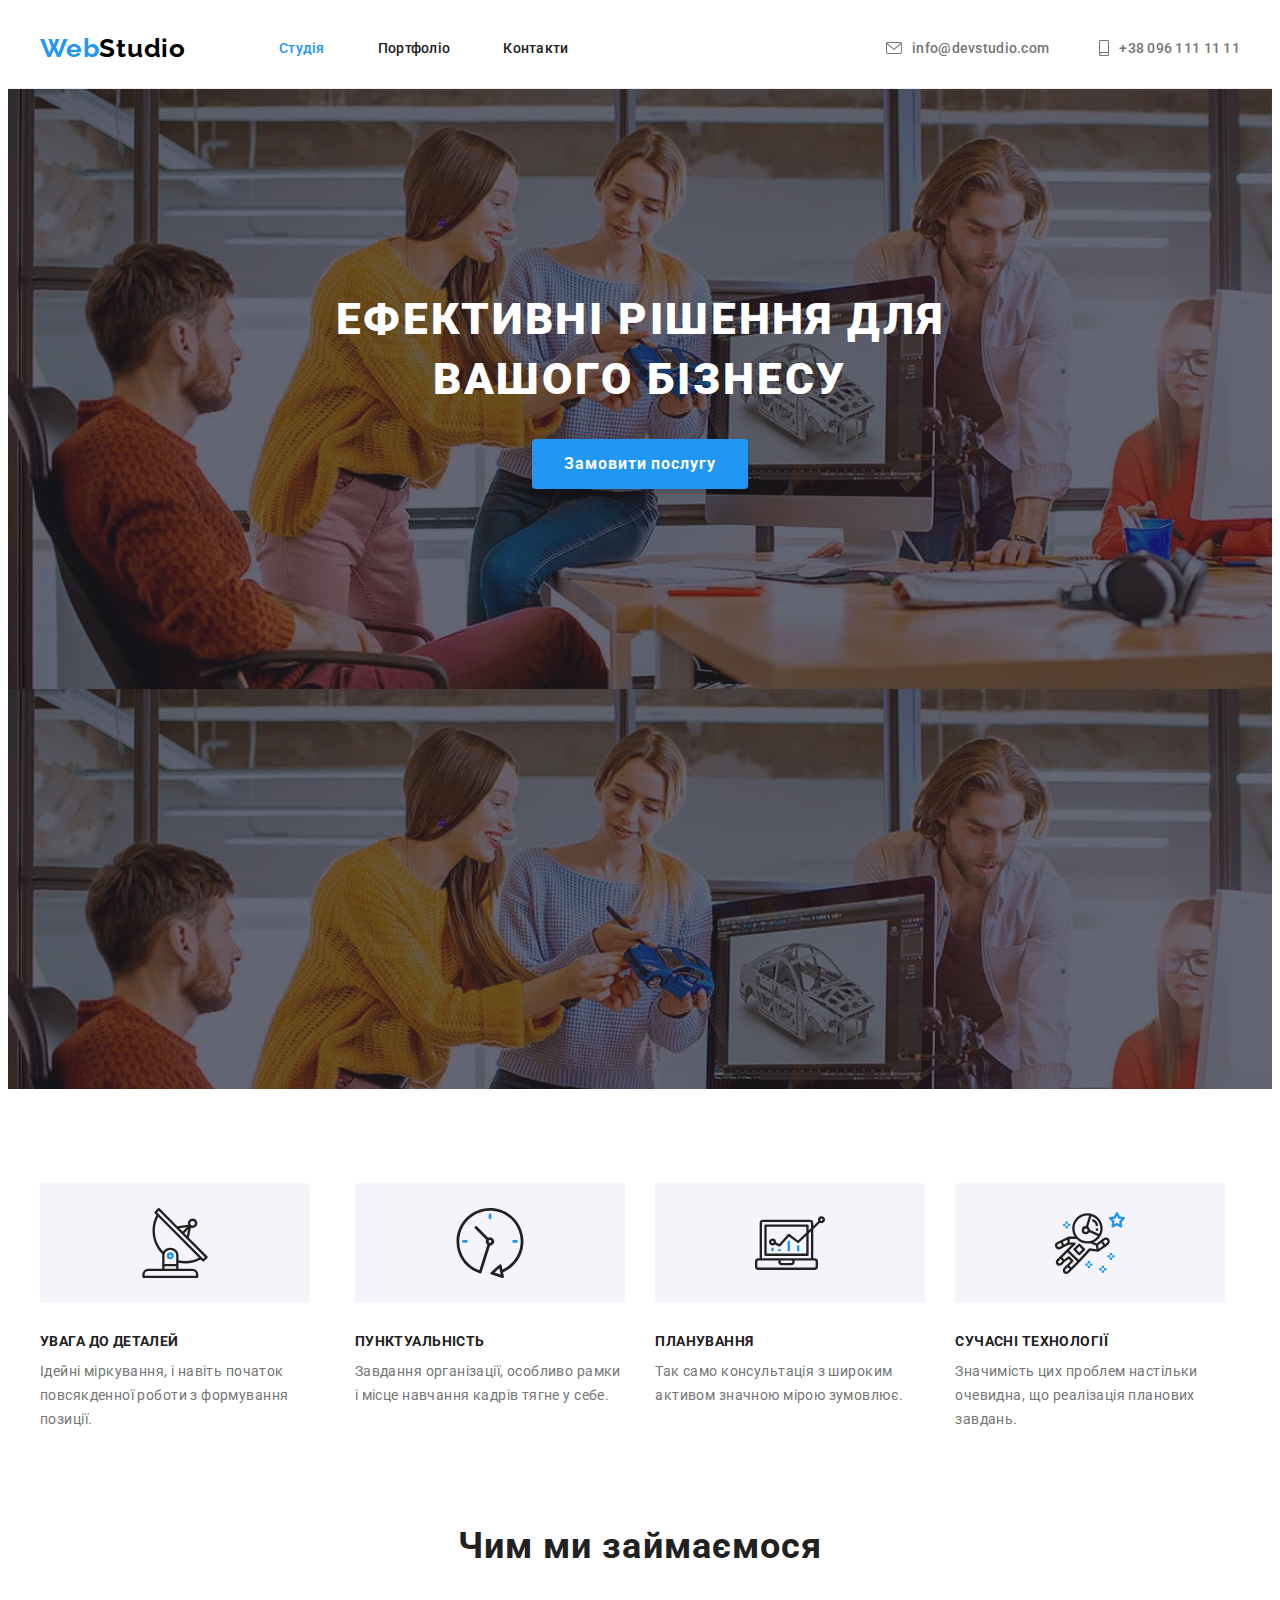
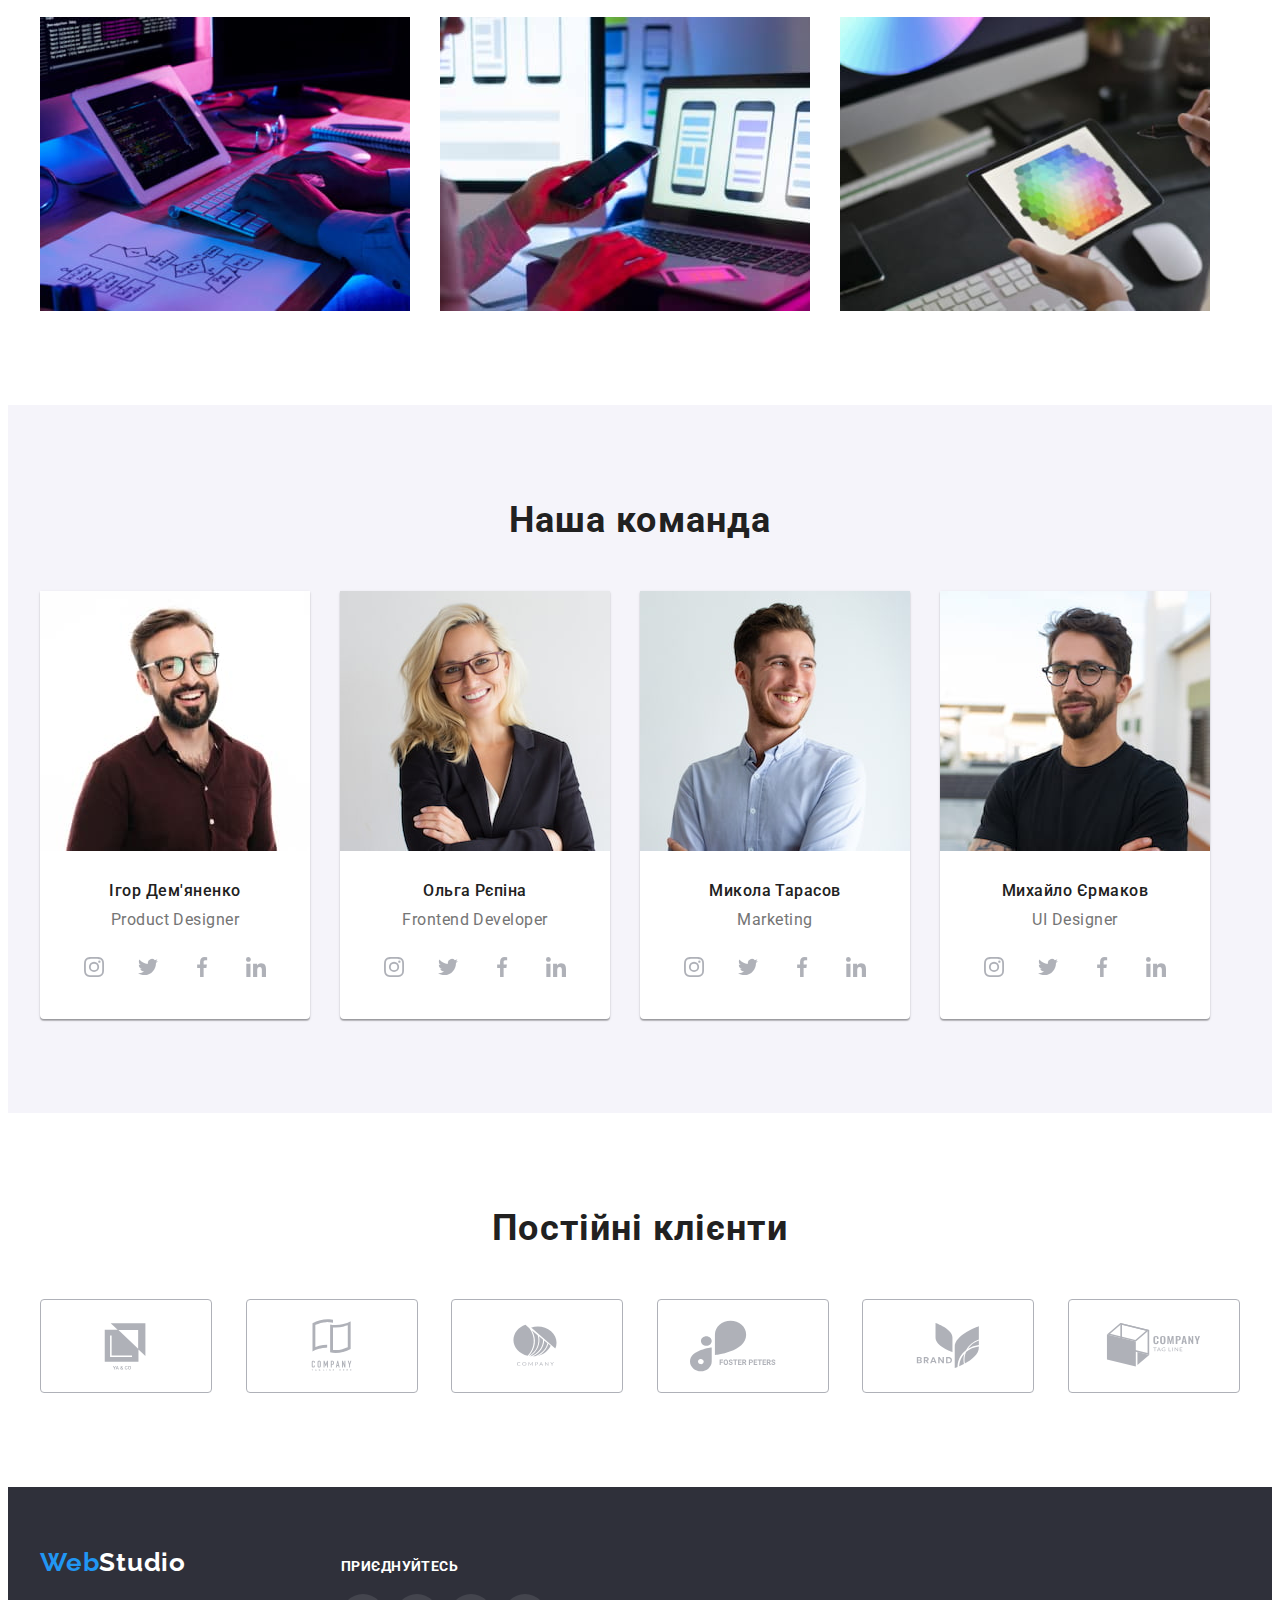
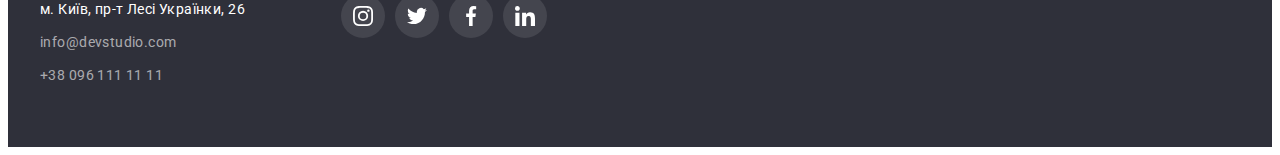
<file: index.html>
<!DOCTYPE html>
<html lang="uk">
<head>
    <meta charset="UTF-8">
    <meta name="viewport" content="width=, initial-scale=1.0">
    <title lang="en">WebStudio</title>
    <link rel="stylesheet" href="https://cdnjs.cloudflare.com/ajax/libs/modern-normalize/2.0.0/modern-normalize.min.css"
    integrity="sha512-4xo8blKMVCiXpTaLzQSLSw3KFOVPWhm/TRtuPVc4WG6kUgjH6J03IBuG7JZPkcWMxJ5huwaBpOpnwYElP/m6wg=="
    crossorigin="anonymous" referrerpolicy="no-referrer" />
    <link rel="stylesheet" href="./css/styles.css">
    <link rel="preconnect" href="https://fonts.googleapis.com">
    <link rel="preconnect" href="https://fonts.gstatic.com" crossorigin>
    <link href="https://fonts.googleapis.com/css2?family=Raleway:wght@700&family=Roboto:wght@400;500;700;900&display=swap" rel="stylesheet">

</head>

<body>
    <header>
        <div class="container">
            <nav class="nav">
                <a class="logo" href="./index.html" lang="en">Web<span>Studio</span></a>
                <ul class="site-nav">
                    <li><a class="current" href="./index.html">Студія</a></li>
                    <li><a href="./portfolio.html">Портфоліо</a></li>
                    <li><a href="">Контакти</a></li>
                </ul>
            </nav>
            <ul class="header-contacts" >
                <li> <a class="header-contacts mail"  href="mailto:info@devstudio.com">
                    <svg class="icon envelope"><use xlink:href="./images/icons.svg#icon-envelope"></use></svg>
                    info@devstudio.com</a>
                </li>
                <li> <a class="header-contacts tel" href="tel:+380961111111">
                    <svg class="icon smartphone"><use xlink:href="./images/icons.svg#icon-smartphone"></use></svg>
                    +38 096 111 11 11</a>
                </li>
            </ul>
        </div>
    </header>

    <main>
        <!--Hero-->
        <section  class="hero">
            <div class="container">
            <!-- фон тимчасово -->
            <!-- <img src="./images/Bg.jpg" alt="" width="1600">     -->
            <h1 class="title-hero">Ефективні рішення для вашого бізнесу   </h1>
            <button type="button" class="btn prm">Замовити послугу</button>
            </div>
        </section>

        <section class="features section">
            <div class="container">  
                          <!-- hidden header --> <h2 class="visually-hidden">Особливості</h2>
                <ul class="w-margin">
                    <li class="antenna">
                        <div class="pad">
                            <svg class="icon"><use xlink:href="./images/icons.svg#icon-antenna"></use></svg>
                        </div>
                        <h3 class="title">УВАГА ДО ДЕТАЛЕЙ</h3>
                        <p>Ідейні міркування, і навіть початок повсякденної роботи з формування позиції.</p>
                    </li>
                    <li class="clock">
                        <div class="pad">
                            <svg class="icon"><use xlink:href="./images/icons.svg#icon-clock"></use></svg>
                        </div>
                        <h3 class="title">ПУНКТУАЛЬНІСТЬ</h3>
                        <p>Завдання організації, особливо рамки і місце навчання кадрів тягне у себе.</p>
                    </li>
                    <li class="diagram">
                        <div class="pad">
                            <svg class="icon"><use xlink:href="./images/icons.svg#icon-diagram"></use></svg>
                        </div>
                        <h3 class="title">ПЛАНУВАННЯ</h3>
                        <p>Так само консультація з широким активом значною мірою зумовлює.</p>
                    </li>            
                    <li class="astronaut">
                        <div class="pad">
                            <svg class="icon"><use xlink:href="./images/icons.svg#icon-astronaut"></use></svg>
                        </div>
                        <h3 class="title">СУЧАСНІ ТЕХНОЛОГІЇ</h3>
                        <p>Значимість цих проблем настільки очевидна, що реалізація планових завдань.</p>
                    </li>
                </ul>
            </div>
        </section>
        <section class="we-do section">
            <div class="container">
                <h2 class="sect-title">Чим ми займаємося</h2>
                <ul class="w-margin">
                    <li>
                            <img src="./images/close-up-image-programer-working-his-desk-office_1098-18707..jpg" 
                            alt="кодер працює на десктопі" width="370"> 
                    </li>
                    <li>
                            <img src="./images/web-ui-designers-are-developing-application-smartphones-team-creators-is-working-interface-mobile-phones_8119-2713.jpg" 
                            alt="дизайнер розробляє інтерфейс до мобільника" width="370"> 
                    </li>
                    <li>
                            <img src="./images/creative-artist-web-design-with-working-colour-selection-graphic-tablet_35674-1119.jpg" 
                            alt="художник на планшеті підбирає кольори" width="370"> 
                    </li>
                </ul>
            </div>
        </section>
        <section class="team section">
            <div class="container">
                <h2 class="sect-title">Наша команда</h2>
                <ul class="team-list w-margin">
                    <li class="ate">
                        <img src="./images/card1img.jpg" alt="Ігор Дем'яненко" width="270">
                        <div>
                            <h3>Ігор Дем'яненко</h3>
                                <p lang="en">Product Designer</p>
                                <ul class="social">
                                    <li>
                                        <a class="social-btn" href="" target="_blank" rel="noopener no-referrer" aria-label="іконка instagram">
                                                <svg class="social-icon">
                                                    <use href="./images/icons.svg#icon-instagram"></use>
                                                </svg> 
                                        </a>
                                    </li>
                                    <li>
                                        <a class="social-btn" href="" target="_blank" rel="noopener no-referrer" aria-label="іконка twitter">
                                            <svg class="social-icon">
                                                <use href="./images/icons.svg#icon-twitter"></use>
                                            </svg>
                                        </a>
                                    </li>
                                    <li>
                                        <a class="social-btn" href="" target="_blank" rel="noopener no-referrer" aria-label="іконка facebook">
                                            <svg class="social-icon">
                                                <use href="./images/icons.svg#icon-facebook"></use>
                                            </svg>
                                        </a>
                                    </li>
                                    <li>
                                        <a class="social-btn" href="" target="_blank" rel="noopener no-referrer" aria-label="іконка linkedin">
                                            <svg class="social-icon">
                                                <use href="./images/icons.svg#icon-linkedin"></use>
                                            </svg>
                                        </a>
                                    </li>
                                </ul>
                        </div>
                    </li>                    
                    <li>
                        <img src="./images/card2img.jpg" alt="Ольга Рєпіна" width="270">
                        <div>
                            <h3>Ольга Рєпіна</h3>  
                            <p lang="en">Frontend Developer</p>
                            <ul class="social">
                                <li>
                                    <a class="social-btn" href="" target="_blank" rel="noopener no-referrer" aria-label="іконка instagram">
                                            <svg class="social-icon">
                                                <use href="./images/icons.svg#icon-instagram"></use>
                                            </svg> 
                                    </a>
                                </li>
                                <li>
                                    <a class="social-btn" href="" target="_blank" rel="noopener no-referrer" aria-label="іконка twitter">
                                        <svg class="social-icon">
                                            <use href="./images/icons.svg#icon-twitter"></use>
                                        </svg>
                                    </a>
                                </li>
                                <li>
                                    <a class="social-btn" href="" target="_blank" rel="noopener no-referrer" aria-label="іконка facebook">
                                        <svg class="social-icon">
                                            <use href="./images/icons.svg#icon-facebook"></use>
                                        </svg>
                                    </a>
                                </li>
                                <li>
                                    <a class="social-btn" href="" target="_blank" rel="noopener no-referrer" aria-label="іконка linkedin">
                                        <svg class="social-icon">
                                            <use href="./images/icons.svg#icon-linkedin"></use>
                                        </svg>
                                    </a>
                                </li>
                            </ul>
                        </div>
                    </li>
                    <li>
                        <img src="./images/card3img.jpg" alt="Микола Тарасов" width="270">
                        <div>
                            <h3>Микола Тарасов</h3>
                            <p lang="en">Marketing</p>
                            <ul class="social">
                                <li>
                                    <a class="social-btn" href="" target="_blank" rel="noopener no-referrer" aria-label="іконка instagram">
                                            <svg class="social-icon">
                                                <use href="./images/icons.svg#icon-instagram"></use>
                                            </svg> 
                                    </a>
                                </li>
                                <li>
                                    <a class="social-btn" href="" target="_blank" rel="noopener no-referrer" aria-label="іконка twitter">
                                        <svg class="social-icon">
                                            <use href="./images/icons.svg#icon-twitter"></use>
                                        </svg>
                                    </a>
                                </li>
                                <li>
                                    <a class="social-btn" href="" target="_blank" rel="noopener no-referrer" aria-label="іконка facebook">
                                        <svg class="social-icon">
                                            <use href="./images/icons.svg#icon-facebook"></use>
                                        </svg>
                                    </a>
                                </li>
                                <li>
                                    <a class="social-btn" href="" target="_blank" rel="noopener no-referrer" aria-label="іконка linkedin">
                                        <svg class="social-icon">
                                            <use href="./images/icons.svg#icon-linkedin"></use>
                                        </svg>
                                    </a>
                                </li>
                            </ul>
                        </div>
                    </li>
                    <li>
                        <img src="./images/card4img.jpg" alt="Михайло Єрмаков" width="270">
                        <div>
                            <h3>Михайло Єрмаков</h3>
                            <p lang="en">UI Designer</p>
                            <ul class="social">
                                <li>
                                    <a class="social-btn" href="" target="_blank" rel="noopener no-referrer" aria-label="іконка instagram">
                                            <svg class="social-icon">
                                                <use href="./images/icons.svg#icon-instagram"></use>
                                            </svg> 
                                    </a>
                                </li>
                                <li>
                                    <a class="social-btn" href="" target="_blank" rel="noopener no-referrer" aria-label="іконка twitter">
                                        <svg class="social-icon">
                                            <use href="./images/icons.svg#icon-twitter"></use>
                                        </svg>
                                    </a>
                                </li>
                                <li>
                                    <a class="social-btn" href="" target="_blank" rel="noopener no-referrer" aria-label="іконка facebook">
                                        <svg class="social-icon">
                                            <use href="./images/icons.svg#icon-facebook"></use>
                                        </svg>
                                    </a>
                                </li>
                                <li>
                                    <a class="social-btn" href="" target="_blank" rel="noopener no-referrer" aria-label="іконка linkedin">
                                        <svg class="social-icon">
                                            <use href="./images/icons.svg#icon-linkedin"></use>
                                        </svg>
                                    </a>
                                </li>
                            </ul>
                        </div>
                    </li>
                </ul>
            </div>

        </section>
        <section class="section clients">
            <div class="container">
                <h2>Постійні клієнти</h2>
                <ul class="w-margin">
                    <li>
                        <a class="client" href="" aria-level="логотип компанії">
                            <svg class="icon-cli">
                                <use href="./images/icons.svg#icon-cl1"></use>
                            </svg>
                        </a>
                    </li>
                    <li>
                        <a class="client" href="" aria-level="логотип компанії">
                            <svg class="icon-cli">
                                <use href="./images/icons.svg#icon-cl2"></use>
                            </svg>
                        </a>
                    </li>
                    <li>
                        <a class="client" href="" aria-level="логотип компанії">
                            <svg class="icon-cli">
                                <use href="./images/icons.svg#icon-cl3"></use>
                            </svg>
                        </a>
                    </li>
                    <li>
                        <a class="client" href="" aria-level="логотип компанії">
                            <svg class="icon-cli">
                                <use href="./images/icons.svg#icon-cl4"></use>
                            </svg>
                        </a>
                    </li>
                    <li>
                        <a class="client" href="" aria-level="логотип компанії">
                            <svg class="icon-cli">
                                <use href="./images/icons.svg#icon-cl5"></use>
                            </svg>
                        </a>
                    </li>
                    <li>
                        <a class="client" href="" aria-level="логотип компанії">
                            <svg class="icon-cli">
                                <use href="./images/icons.svg#icon-cl6"></use>
                            </svg>
                        </a>
                    </li>
                </ul>

            </div>

        </section>
    </main>
    <footer>
        <div class="container">
            <div class="string">
            <a class="logo" href="./index.html" lang="en">Web<span>Studio</span></a> 
            <address>
                 <ul class="ftr-adr">
                    <li><a class="addr-gmap" href="https://goo.gl/maps/K7wLsU8n2zrFGFb46">м. Київ, пр-т Лесі Українки, 26</a>   <!-- <p>м. Київ, пр-т Лесі Українки, 26</p> --></li>
                    <li><a class="footer-cont" href="mailto:info@devstudio.com">info@devstudio.com</a></li>
                    <li><a class="footer-cont" href="tel:+380961111111">+38 096 111 11 11</a></li>
                </ul>
            </address>
            </div>

            <div class="string givup">
            <p>приєднуйтесь</p>
            <ul class="social footer">
                <li>
                    <a class="social-btn" href="" target="_blank" rel="noopener no-referrer" aria-label="іконка instagram">
                            <svg class="social-icon">
                                <use href="./images/icons.svg#icon-instagram"></use>
                            </svg> 
                    </a>
                </li>
                <li>
                    <a class="social-btn" href="" target="_blank" rel="noopener no-referrer" aria-label="іконка twitter">
                        <svg class="social-icon">
                            <use href="./images/icons.svg#icon-twitter"></use>
                        </svg>
                    </a>
                </li>
                <li>
                    <a class="social-btn" href="" target="_blank" rel="noopener no-referrer" aria-label="іконка facebook">
                        <svg class="social-icon">
                            <use href="./images/icons.svg#icon-facebook"></use>
                        </svg>
                    </a>
                </li>
                <li>
                    <a class="social-btn" href="" target="_blank" rel="noopener no-referrer" aria-label="іконка linkedin">
                        <svg class="social-icon">
                            <use href="./images/icons.svg#icon-linkedin"></use>
                        </svg>
                    </a>
                </li>
            </ul>
            </div>
        </div>

    </footer>
</body>
</html>
</file>
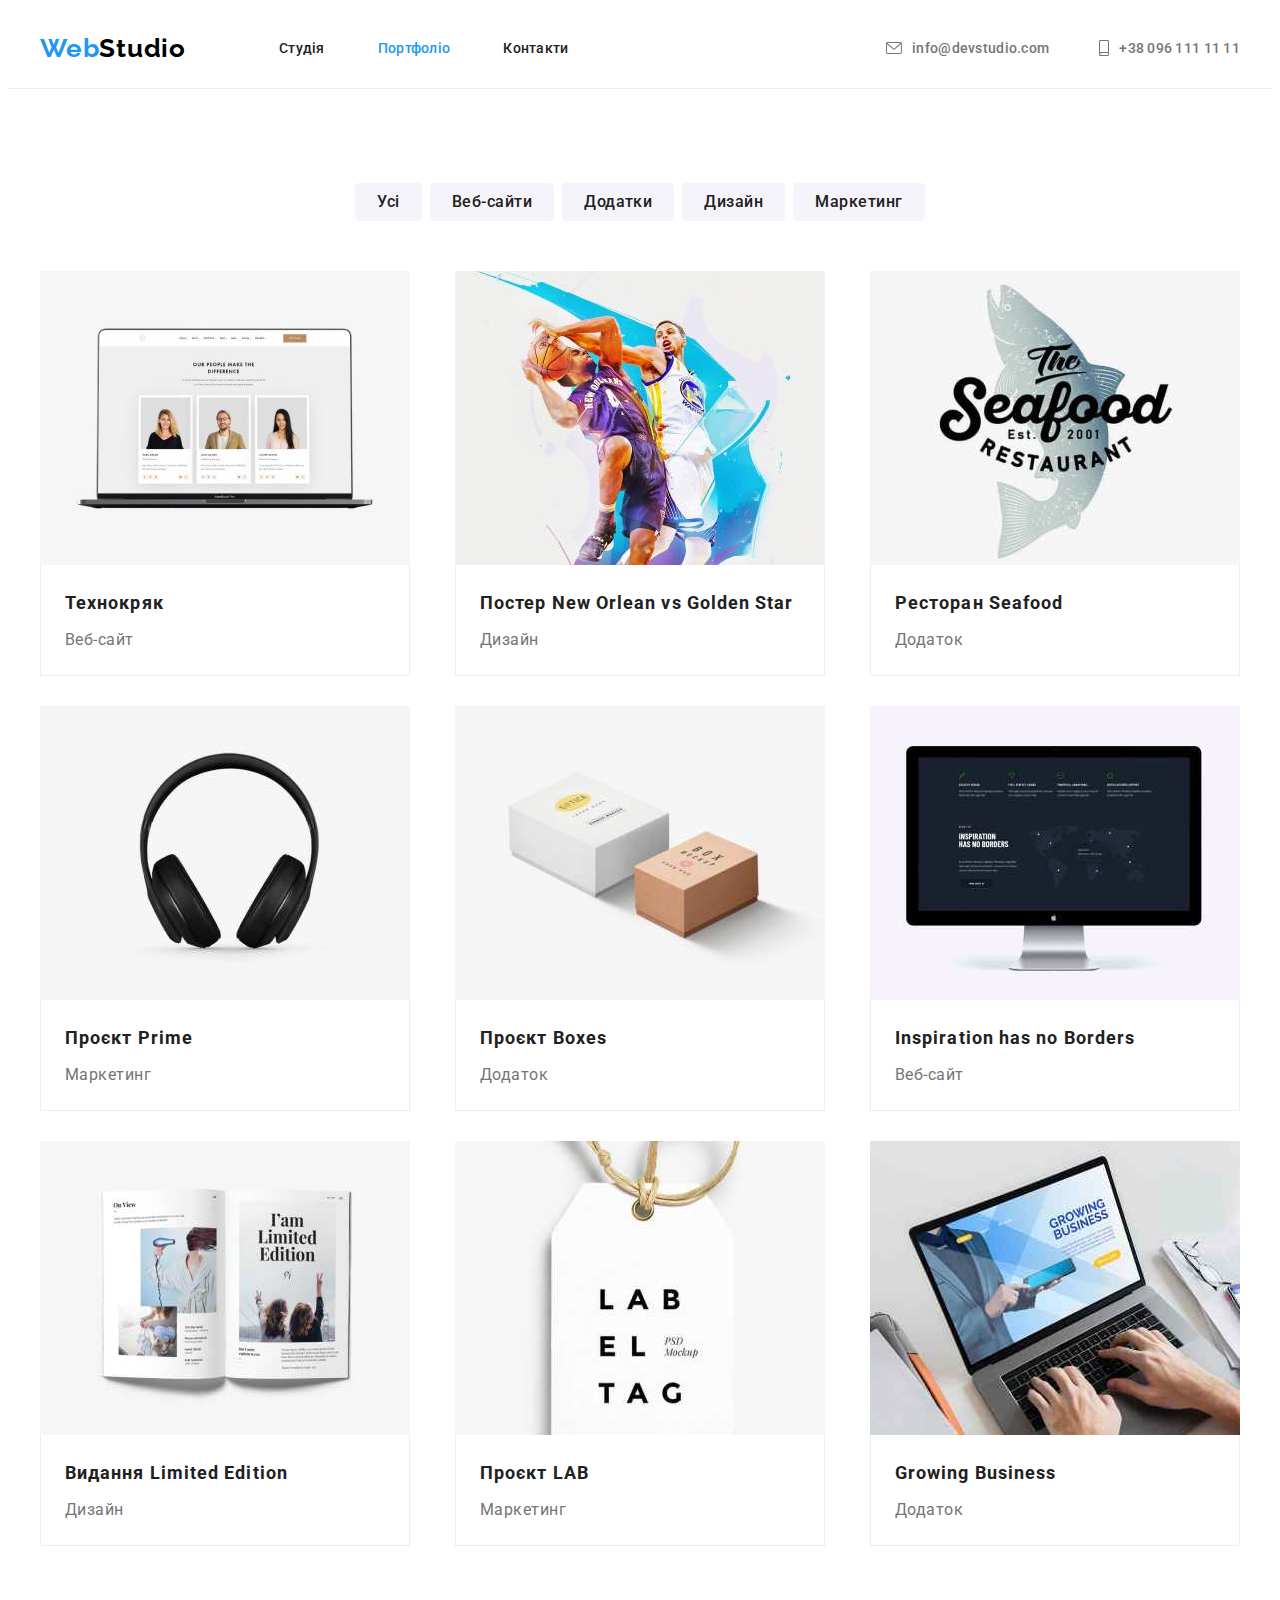
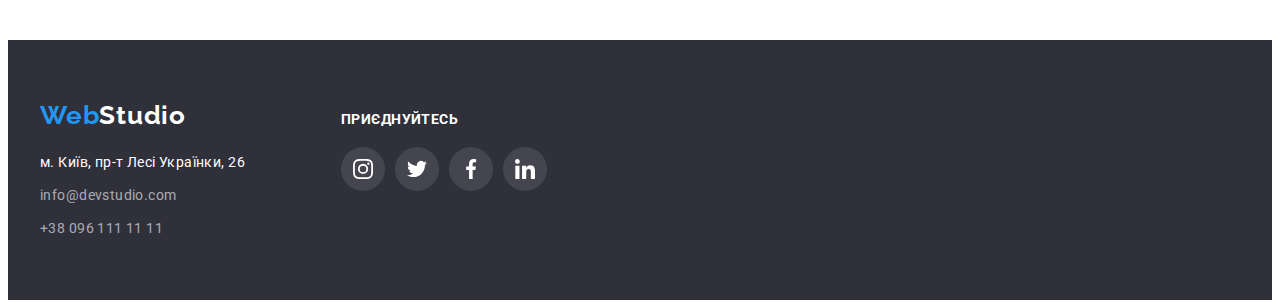
<file: portfolio.html>
<!DOCTYPE html>
<html lang="uk">
<head>
    <meta charset="UTF-8">
    <meta name="viewport" content="width=, initial-scale=1.0">
    <title lang="en">Portfolio</title>
    <link rel="stylesheet" href="https://cdnjs.cloudflare.com/ajax/libs/modern-normalize/2.0.0/modern-normalize.min.css"
    integrity="sha512-4xo8blKMVCiXpTaLzQSLSw3KFOVPWhm/TRtuPVc4WG6kUgjH6J03IBuG7JZPkcWMxJ5huwaBpOpnwYElP/m6wg=="
    crossorigin="anonymous" referrerpolicy="no-referrer" />
    <link rel="stylesheet" href="./css/styles.css">
    <link rel="preconnect" href="https://fonts.googleapis.com">
    <link rel="preconnect" href="https://fonts.gstatic.com" crossorigin>
    <link href="https://fonts.googleapis.com/css2?family=Raleway:wght@700&family=Roboto:wght@400;500;700;900&display=swap" rel="stylesheet">

</head>

<body>
    <header>
        <div class="container">
            <nav class="nav">
                <a class="logo" href="./index.html" lang="en">Web<span>Studio</span></a>
                <ul class="site-nav">
                    <li><a href="./index.html">Студія</a></li>
                    <li><a class="current" href="./portfolio.html">Портфоліо</a></li>
                    <li><a href="">Контакти</a></li>
                </ul>
            </nav>
            <ul class="header-contacts" >
                <li> <a class="header-contacts mail"  href="mailto:info@devstudio.com">
                    <svg class="icon envelope"><use xlink:href="./images/icons.svg#icon-envelope"></use></svg>
                    info@devstudio.com</a>
                </li>
                <li> <a class="header-contacts tel" href="tel:+380961111111">
                    <svg class="icon smartphone"><use xlink:href="./images/icons.svg#icon-smartphone"></use></svg>
                    +38 096 111 11 11</a>
                </li>
            </ul>
        </div>
    </header>
    <main>           
        <section class="pjcts section">
            <div class="container">
                <h2 class="visually-hidden">Проєкти</h2>
                <!-- menu-filter -->
                <ul class="menu-filter">
                    <li>
                        <button type="button" class="btn filter">Усі</button>
                    </li>
                    <li>
                        <button type="button" class="btn filter">Веб-сайти</button>
                    </li>
                    <li>
                        <button type="button" class="btn filter">Додатки</button>
                    </li>
                    <li>
                        <button type="button" class="btn filter">Дизайн</button>
                    </li>
                    <li>
                        <button type="button" class="btn filter">Маркетинг</button>
                    </li>
                </ul>
                <!-- project-list -->
                <ul class="projects">
                    <li>
                    <a class="project" href=""> 
                            <img src="./images/pjt1.jpg" alt="" width="370">
                            <div class="brdr">
                                <h3 class="pjct-name">Технокряк</h3>
                                <p class="type" >Веб-сайт</p>
                            </div> 
                        </a>
                    </li>
                    <li>
                    <a class="project" href=""> 
                            <img src="./images/pjt2.jpg" alt="" width="370">
                            <div class="brdr">
                                <h3 class="pjct-name">Постер <span lang="en">New Orlean vs Golden Star</span> </h3>
                                <p class="type" >Дизайн</p>
                            </div> 
                        </a>
                    </li>
                    <li>
                    <a class="project" href=""> 
                            <img src="./images/pjt3.jpg" alt="" width="370">
                            <div class="brdr">
                                <h3 class="pjct-name">Ресторан <span lang="en">Seafood</span> </h3>
                                <p class="type" >Додаток</p>
                            </div> 
                        </a>
                    </li>
                    <li>
                    <a class="project" href=""> 
                            <img src="./images/pjt4.jpg" alt="" width="370">
                            <div class="brdr">
                                <h3 class="pjct-name">Проєкт <span lang="en">Prime</span> </h3>
                                <p class="type" >Маркетинг</p>
                            </div> 
                        </a>
                    </li>
                    <li>
                    <a class="project" href=""> 
                            <img src="./images/pjt5.jpg" alt="" width="370">
                            <div class="brdr">
                                <h3 class="pjct-name">Проєкт <span lang="en">Boxes</span> </h3>
                                <p class="type" >Додаток</p>
                            </div> 
                        </a>
                    </li>
                    <li>
                        <a class="project" href=""> 
                            <img src="./images/pjt6.jpg" alt="" width="370">
                            <div class="brdr">
                                <h3 class="pjct-name" lang="en">Inspiration has no Borders</h3>
                                <p class="type" >Веб-сайт</p>
                            </div> 
                        </a>
                    </li>
                    <li>
                    <a class="project" href=""> 
                            <img src="./images/pjt7.jpg" alt="" width="370">
                            <div class="brdr">
                                <h3 class="pjct-name">Видання <span lang="en">Limited Edition</span> </h3>
                                <p class="type" >Дизайн</p>
                            </div> 
                        </a>
                    </li>
                    <li>
                    <a class="project" href=""> 
                            <img src="./images/pjt8.jpg" alt="" width="370">
                            <div class="brdr">
                                <h3 class="pjct-name">Проєкт <span lang="en">LAB</span> </h3>
                                <p class="type" >Маркетинг</p>
                            </div> 
                        </a>
                    </li>
                    <li>
                    <a class="project" href=""> 
                            <img src="./images/pjt9.jpg" alt="" width="370">
                            <div class="brdr">
                                <h3 class="pjct-name" lang="en">Growing Business</h3>
                                <p class="type" >Додаток</p>
                            </div> 
                        </a>
                    </li>
                </ul>
            </div>
        </section>        
    </main>
    <footer>
        <div class="container">
            <div class="string">
            <a class="logo" href="./index.html" lang="en">Web<span>Studio</span></a> 
            <address>
                 <ul class="ftr-adr">
                    <li><a class="addr-gmap" href="https://goo.gl/maps/K7wLsU8n2zrFGFb46">м. Київ, пр-т Лесі Українки, 26</a>   <!-- <p>м. Київ, пр-т Лесі Українки, 26</p> --></li>
                    <li><a class="footer-cont" href="mailto:info@devstudio.com">info@devstudio.com</a></li>
                    <li><a class="footer-cont" href="tel:+380961111111">+38 096 111 11 11</a></li>
                </ul>
            </address>
            </div>

            <div class="string givup">
            <p>приєднуйтесь</p>
            <ul class="social footer">
                <li>
                    <a class="social-btn" href="" target="_blank" rel="noopener no-referrer" aria-label="іконка instagram">
                            <svg class="social-icon">
                                <use href="./images/icons.svg#icon-instagram"></use>
                            </svg> 
                    </a>
                </li>
                <li>
                    <a class="social-btn" href="" target="_blank" rel="noopener no-referrer" aria-label="іконка twitter">
                        <svg class="social-icon">
                            <use href="./images/icons.svg#icon-twitter"></use>
                        </svg>
                    </a>
                </li>
                <li>
                    <a class="social-btn" href="" target="_blank" rel="noopener no-referrer" aria-label="іконка facebook">
                        <svg class="social-icon">
                            <use href="./images/icons.svg#icon-facebook"></use>
                        </svg>
                    </a>
                </li>
                <li>
                    <a class="social-btn" href="" target="_blank" rel="noopener no-referrer" aria-label="іконка linkedin">
                        <svg class="social-icon">
                            <use href="./images/icons.svg#icon-linkedin"></use>
                        </svg>
                    </a>
                </li>
            </ul>
            </div>
        </div>

    </footer>
</body>
</html>
</file>
<file: css/styles.css>
:root {
    --main-text-color:#212121;
    --gray-color:#757575;
    --blue-color:#2196F3;
    --white-color:#FFFFFF;
    --btn-bg-color:#F5F4FA;
    --black-color: #000000;
    --footer-bg-color: #2F303A;
    --footer-text: rgba(255, 255, 255, 0.60);
    --btn-shadow: rgba(0, 0, 0, 0.15);
    --social-color: #AFB1B8;
}
/* default preset */
body {
    font-family: 'Roboto', sans-serif;
    font-size: 14px;
    font-style: normal;
    color: var(--gray-color);
        font-weight: 400;
        line-height: normal;
        /* letter-spacing: 0.42px; */
}
ul {list-style: none;
    margin: 0;
    padding-inline-start: 0;
 }
a {
    text-decoration: none;
    font-style: normal;
    color: var(--main-text-color);
    /* margin: 0; */
}
h1, h2, h3, p {margin: 0;}

/* content centring */
.container {
    width: 1200px;
    margin-left: auto;
    margin-right: auto;
    padding: 0 15px;
    /* outline: 1px solid red;  */
}

/* header */
header .container {
    display: flex;
    justify-content: space-between;
    align-items: center;
}
header {    
    border-bottom: 1px solid #ECECEC;
}
header li+li {
    margin-left: 50px;
}

/* nav-menu */
.nav {
    display: flex;
    align-items: center;
}
header li {
    display: inline-block;
}
.site-nav {
    margin-left: 93px;
}
.site-nav li {
    font-weight: 500;
    letter-spacing: 0.28px;
    /* outline: 1px solid red; */
}
.site-nav a {
    display: block;
    padding: 32px 0;
}
.site-nav a:hover,
.site-nav a:focus,
.site-nav a::selection {
    color: var(--blue-color);
}
.site-nav .current {
    color: var(--blue-color);
}


/* header contacts */

.header-contacts {
    font-weight: 500;
    letter-spacing: 0.28px;
    color: var(--gray-color);
    display: flex;
        align-items:center;
        justify-content: center;
}
.header-contacts:hover,
.header-contacts:focus {
    color: var(--blue-color);
    fill: var(--blue-color);
}
.icon.envelope {
    width: 16px;
    height: 12px;
    margin-right: 10px;
    /* flex-shrink: 0; */
    fill: currentColor;
}
.icon.smartphone {
    width: 10px;
    height: 16px;
    margin-right: 10px;
    /* flex-shrink: 0; */
    fill: currentColor;
}
header li:hover, header li:focus {
    fill: var(--blue-color);
    color: var(--blue-color);
    cursor: pointer;
}

/* .hero {
    justify-content:center ;
    align-items:center;
} */

/* logo */
.logo {
    font-family: Raleway;
    font-size: 26px;
    font-weight: 700;
    letter-spacing: 0.78px;
    color: var(--blue-color);
}
.logo span {
    color: var(--black-color);
}
/* logo-span footer */
footer .logo span {
    color: var(--white-color);
}
/* buttons */
.btn {
    font-family: inherit;
    font-size: 16px;
    font-weight: 700;
    line-height: 1.875;
    letter-spacing: 0.96px;
    color: var(--gray-color);
    border-radius: 4px;
    border: none;
    cursor: pointer;
    /* font-style: normal;  */
}
.btn.prm {
    padding: 10px 32px;
    color: var(--white-color);
    background-color: var(--blue-color);
    box-shadow: 0px 4px 4px 0px var(--btn-shadow);
}
/* .btn.prm:hover, .btn.prm:focus { 
    color: var(--blue-color); 
    background-color: var(--white-color);
} */

   
/* hero */
.hero {
    max-width: 1600px;
    height: 600px; 
        padding-top: 200px;
        padding-bottom: 200px;
        /* flex-shrink: 0; */
        background: var(--footer-bg-color); 
        text-align: center;
       margin-left: auto;
       margin-right: auto;
       background-image: linear-gradient( 
        to right,
        rgba(47, 48, 58, 0.40),
        rgba(47, 48, 58, 0.40)),
          url( ../images/Img-hero.jpg);          
}
.title-hero {
    width: 696px;
        text-align: center;
        font-size: 44px;
        font-weight: 900;
        line-height: 1.36364;
        letter-spacing: 2.64px;
        text-transform: uppercase;
    color: var(--white-color);
        margin-left: auto;
        margin-right: auto;
        margin-bottom: 30px;
}

/* sections first page*/

.section {
    padding-top: 94px;
    padding-bottom: 94px;
}
.features.section {
    padding-bottom: 0;
}
.features .title {
    font-weight: 700;
    font-size: 14px;
    letter-spacing: 0.42px;
    text-transform: uppercase;
    color: var(--main-text-color);
    margin-bottom: 10px;
}
.features p {
    line-height: 1.71429;
    letter-spacing: 0.42px;
    margin-top: 0;
}
.features li {
        min-width: 270px;
}
/* features icons */
.pad {
    display: flex;
    justify-content: center;
    align-items: center;    
    /* padding: 25px 100px; */
    height: 120px;
    width: 270px;
    border-radius: 4px;
    background-color: var(--btn-bg-color);
    margin-bottom: 30px;
    /* display: block; */
}
.pad .icon {
    width: 70px;
    height: 70px;
}
/* .features li::before {
    display: block;
    content: "";
    height: 120px;
    min-width: 270px;
    background-size: 70px;
    background-repeat: no-repeat;
    background-position: center;
    border-radius: 4px;
    background-color: var(--btn-bg-color);
    margin-bottom: 30px;
} */
/* .antenna::before {    
    background-image: url("../images/antenna.svg");  
} */
/* .clock::before {
    background-image: url("../images/clock.svg");
}
.diagram::before {
    background-image: url("../images/diagram.svg");
}
.astronaut::before {
    background-image: url("../images/astronaut.svg");
} */

/* common for section */
.section ul {
display: flex;
/* outline: 1px solid red; */
}
.w-margin > li + li {
margin-left: 30px;
}
.sect-title {
        font-size: 36px;
        font-weight: 700;
        letter-spacing: 1.08px;
        text-align: center;
    color: var(--main-text-color); 
      margin-bottom: 50px;
}
.section img {display: block;}
/* team */
.team {
    background: var(--btn-bg-color);
}
.team-list > li {
        text-align: center;
        border-radius: 0px 0px 4px 4px;
        background: #FFF;
            /* material shadow v1 */
        box-shadow: 0px 2px 1px 0px rgba(0, 0, 0, 0.20), 0px 1px 1px 0px rgba(0, 0, 0, 0.14), 0px 1px 3px 0px rgba(0, 0, 0, 0.12);
}

.team-list div {
    padding: 30px 32px;
}
.team p {
        font-size: 16px;
        font-weight: 400;
        letter-spacing: 0.48px;
    color: var(--gray-color);
    margin-bottom: 16px;
}
.team h3 {
        font-size: 16px;
        font-weight: 500;
        letter-spacing: 0.48px;
        color: var(--main-text-color);
        margin-bottom: 10px;
}

/* icons */
.social {
    display: flex;
    justify-content: space-between;
    align-items: center;
}
.social-btn {
    display: flex;
    width: 44px;
    height: 44px;
    justify-content: center;
    align-items: center;
    border-radius: 50%;
    fill: var(--social-color);
    /* background-color: var(--white-color);
    border-color: var(--white-color); */
}

.social-icon {
    width: 20px;
    height: 20px;
}
.social .social-btn:hover ,
.social .social-btn:focus {
    fill: var(--white-color);
    background-color: var(--blue-color);
    cursor: pointer;
}


/* menu filter portfolio */
.menu-filter {
    display: flex;
    justify-content: center;
    margin-bottom: 50px;
}
.menu-filter li {
    display: inline-block;
    /* align-items:  center; */
    /* outline: 1px solid red; */
}

.menu-filter li+li {
    margin-left: 8px;
    /* margin-right: auto; */
}

.btn.filter {
    border-radius: 4px;
    border: none;
    text-align: center;
    font-weight: 500;
    line-height: 1.625;
    letter-spacing: 0.48px;
    padding: 6px 22px 6px;
    color: var(--main-text-color);
    background: var(--btn-bg-color);
}

.btn.filter:hover,
.btn.filter:focus {
    color: var(--white-color);
    background-color: var(--blue-color);
    box-shadow: 0px 4px 4px 0px var(--btn-shadow);
}

/* project-list */

.pjcts img {
    display: block;
}
.projects {
    display: flex;
    flex-wrap: wrap;
    justify-content: space-between;
    gap: 30px;
    /* margin-left: -30px;
    margin-bottom: -30px; */
    /* outline: 1px solid red; */
}
.projects li {
        background: #FFF;
        /* margin-bottom: 30px;
        margin-left: 30px; */
        /* outline: 1px solid red; */
}
.project {
    display: block;

}
.project:hover , .project:focus  { 
    box-shadow: 1px 4px 6px 0px rgba(0, 0, 0, 0.16), 0px 4px 4px 0px rgba(0, 0, 0, 0.06), 0px 1px 1px 0px rgba(0, 0, 0, 0.12); 
    /* background-color: #2196F3; */
}
.brdr {
    border-bottom: 1px solid #EEE;
    border-left: 1px solid #EEE;
    border-right: 1px solid #EEE;
    padding: 20px 24px;
}
.pjct-name { 
    margin-bottom: 4px;
    font-size: 18px;
    font-weight: 700;
    line-height: 2;
    letter-spacing: 1.08px;
    color: var(--main-text-color);
        /* outline: 1px solid red; */
}
.project .type {
    font-size: 16px;
    font-weight: 400;
    line-height: 1.875;
    letter-spacing: 0.48px;
    color: var(--gray-color);
    /* outline: 1px solid red; */
}

/* clients */
.clients .w-margin {
    justify-content: space-between;
}
.clients h2 {
    color: #212121;
    text-align: center;
    font-size: 36px;
    letter-spacing: 1.08px;
    margin-bottom: 50px;
}
/* .clients ul{
display: flex;
} */

.client  {
    display: flex;
    width: 170px;
    height: 92px;
    justify-content: center;
    align-items: center;
    /* color: inherit; */
     color: var(--social-color);
    border-radius: 4px;
    border: 1px solid var(--social-color);
}
.icon-cli {
    width: 106px;
    height: 60px;
    fill: currentColor;
}
.client:hover , .client:focus { 
    color: var(--blue-color);
    border-color: var(--blue-color);
    /* fill: var(--blue-color); */
    cursor: pointer;
}

/* footer */
footer { 
        padding-top: 60px;
        padding-bottom: 60px;
    background-color: var(--footer-bg-color);
}
/* footer a {   
    outline: 1px solid red;
} */

/* footer address */ 
.ftr-adr { 
    /* outline: 1px solid red; */
        box-sizing: content-box;
}
address {
        margin-top: 20px;
        width: 231px;;
}
/* .ftr-adr  li {      
     outline: 1px solid red;
} */
.ftr-adr li + li {
    margin-top: 9px;
}
.addr-gmap { 
    line-height: 1.71429;
    letter-spacing: 0.42px;
    color: var(--white-color);
    /* background-color: var(--footer-bg-color); */
 
}
.footer-cont {
    line-height:  1.71429; 
    letter-spacing: 0.42px;
    color: var(--footer-text);
}
.footer-cont:focus, .footer-cont:hover, .addr-gmap:focus, .addr-gmap:hover {
    color: var(--blue-color);
    /* background-color: var(--white-color); */
}

/* приєднуйтесь */
footer .container {
    display: flex;
    align-items: baseline;
}
.givup {
    margin-left: 70px;
    width: 206px;
    /* padding: 12px 0; */
}
.givup p {
text-transform: uppercase;
/* font-weight: 500; */
font-weight: 700;
letter-spacing: 0.42px;
color: var(--white-color);
margin-bottom: 20px;
}

/* icons */
.footer .social-btn {
    background-color: rgba(255, 255, 255, 0.10);
    fill: var(--white-color);
        /* flex-shrink: 0; */
}
/* .social-footer .social-btn:hover,
.social-footer .social-btn:focus {
    background-color: var(--blue-color);
} */
.social li + li {
    margin-left: 10px;
}
/* hidden */
.visually-hidden {
    position: absolute;
    width: 1px;
    height: 1px;
    margin: -1px;
    border: 0;
    padding: 0;
    
    white-space: nowrap;
    clip-path: inset(100%);
    clip: rect(0 0 0 0);
    overflow: hidden;
  }
</file>
